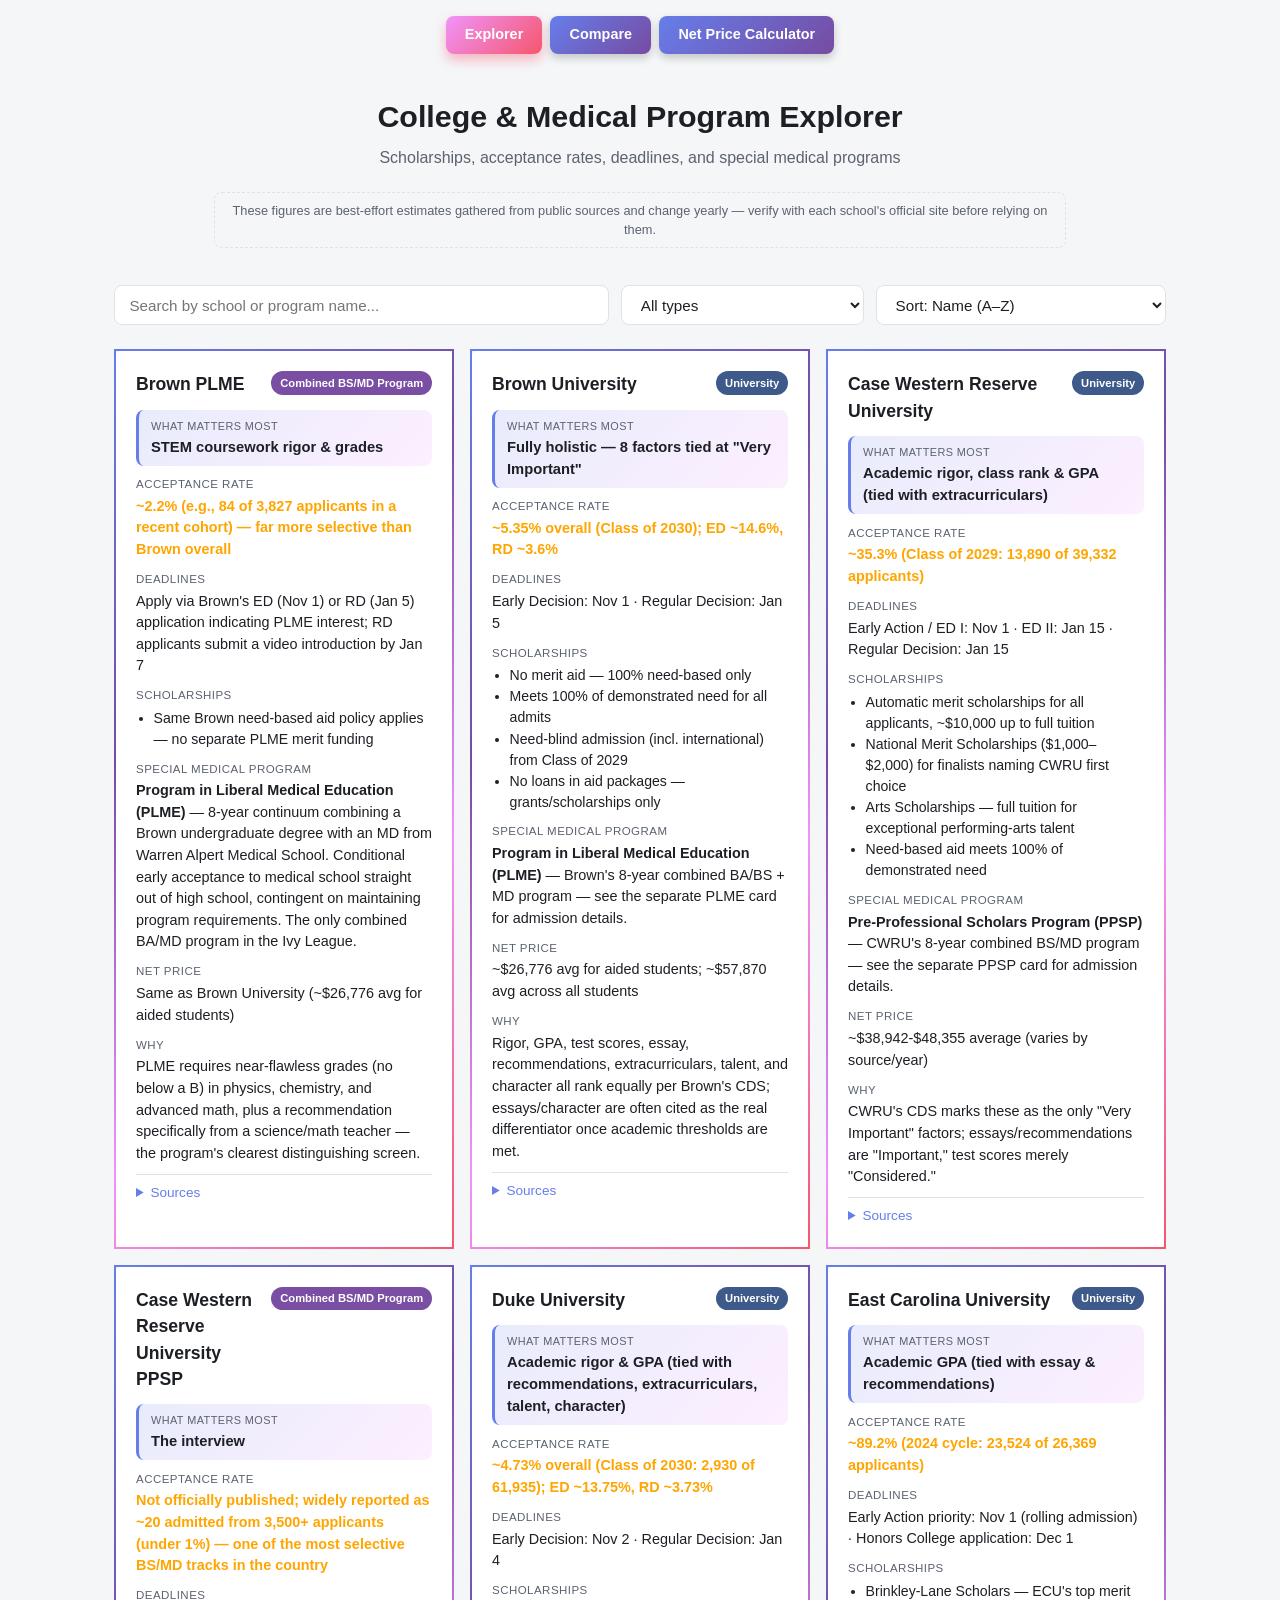
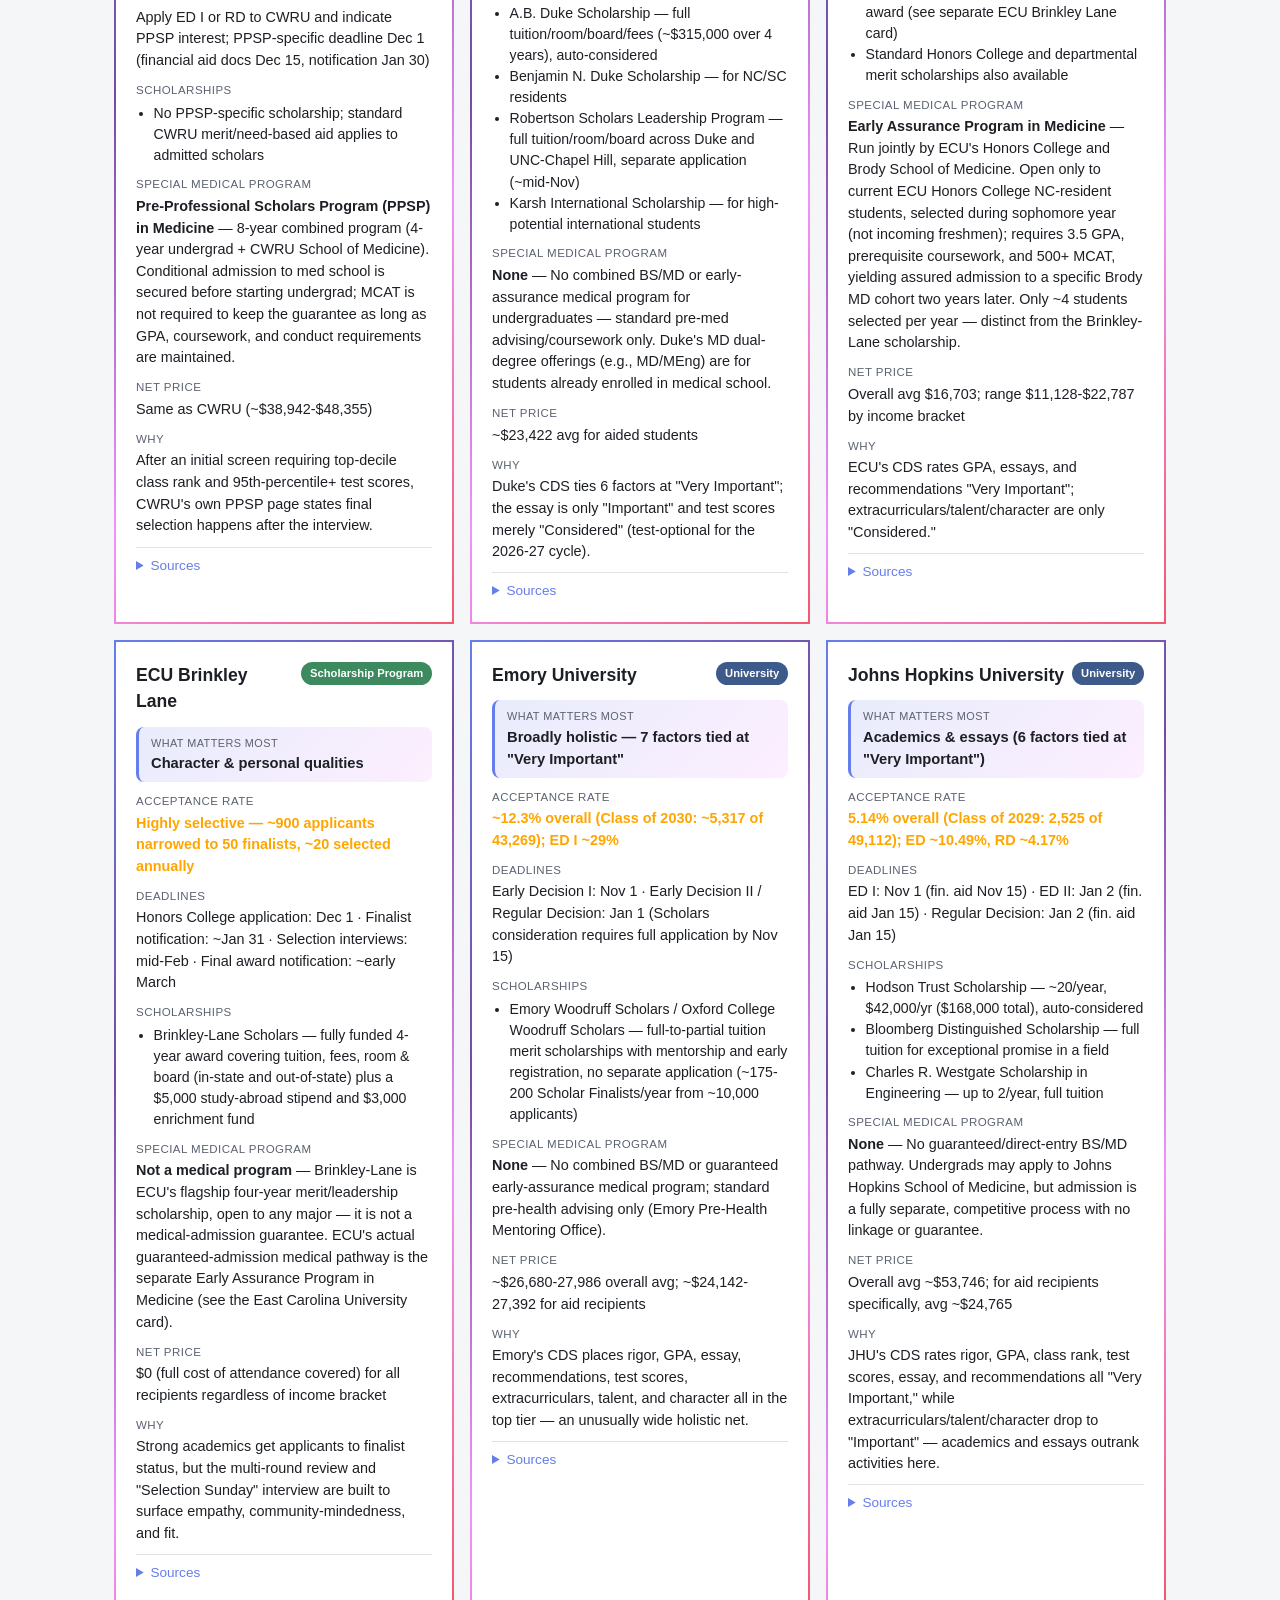
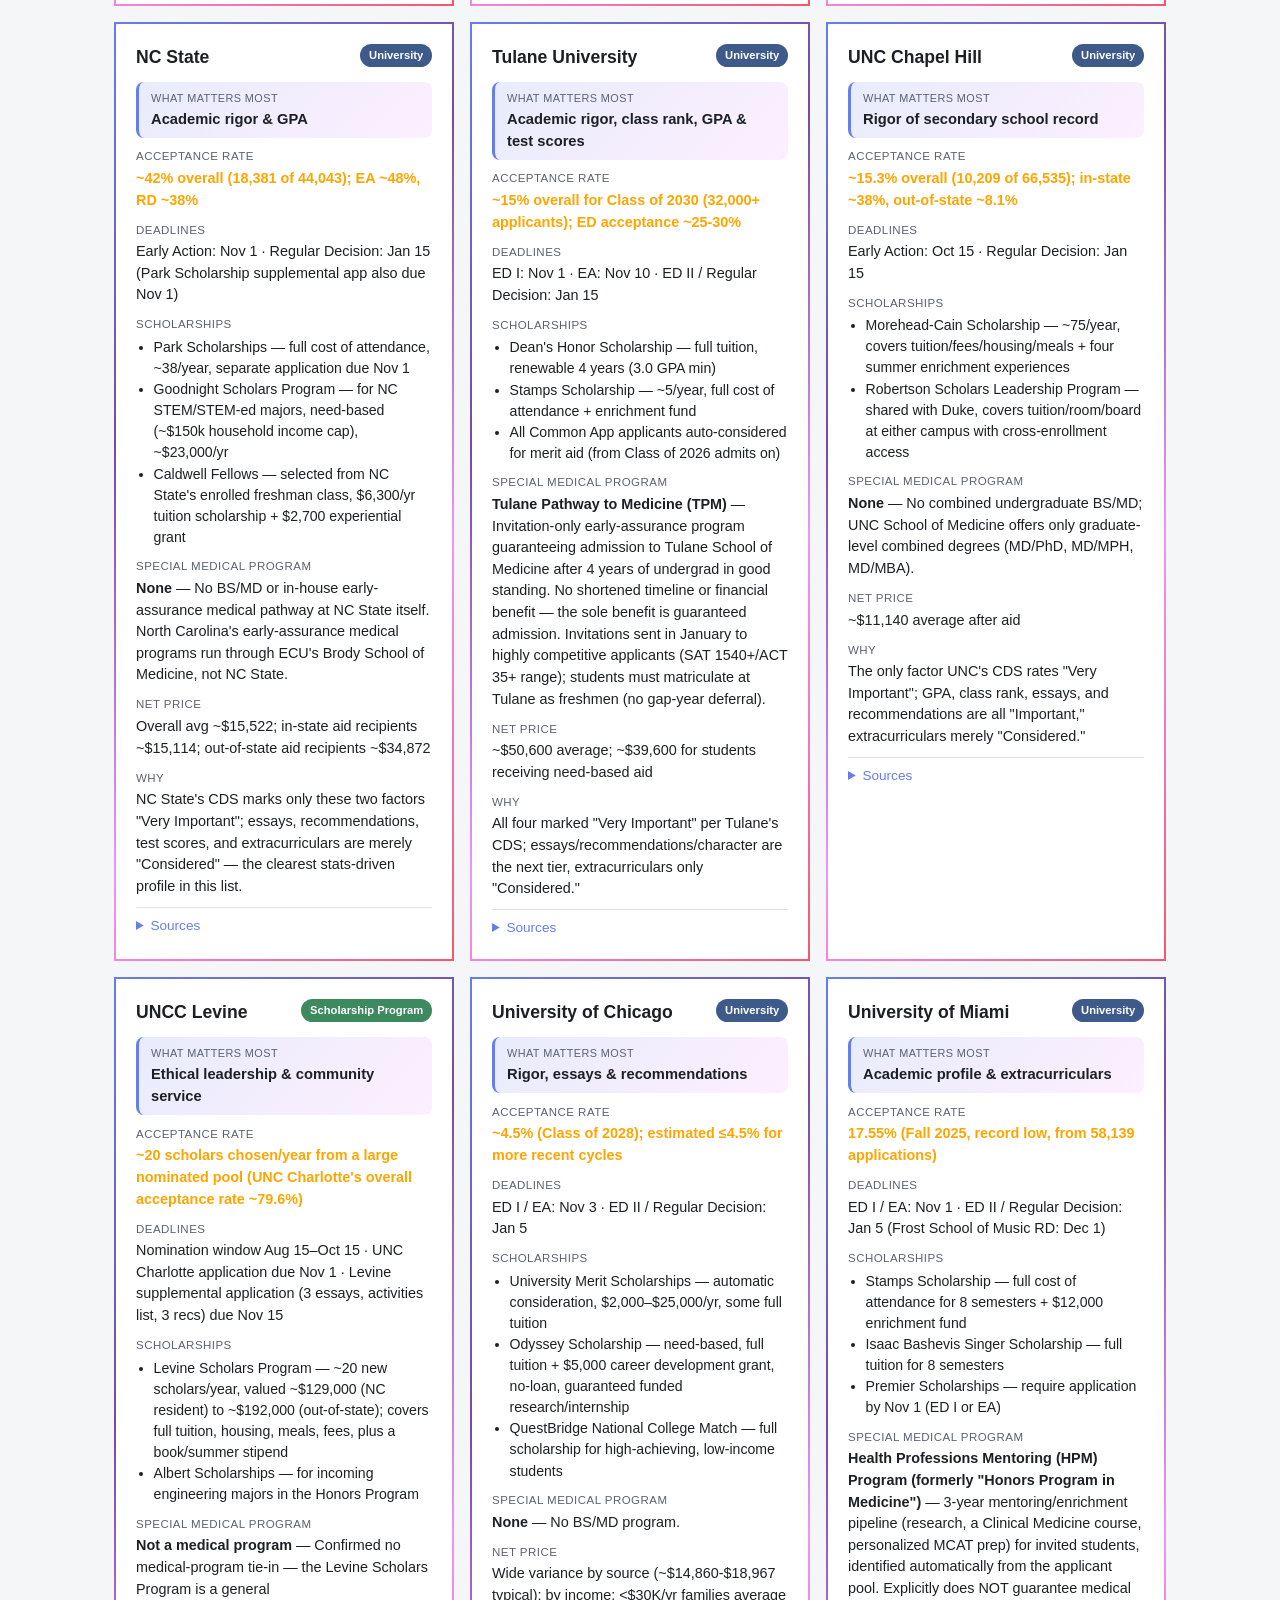
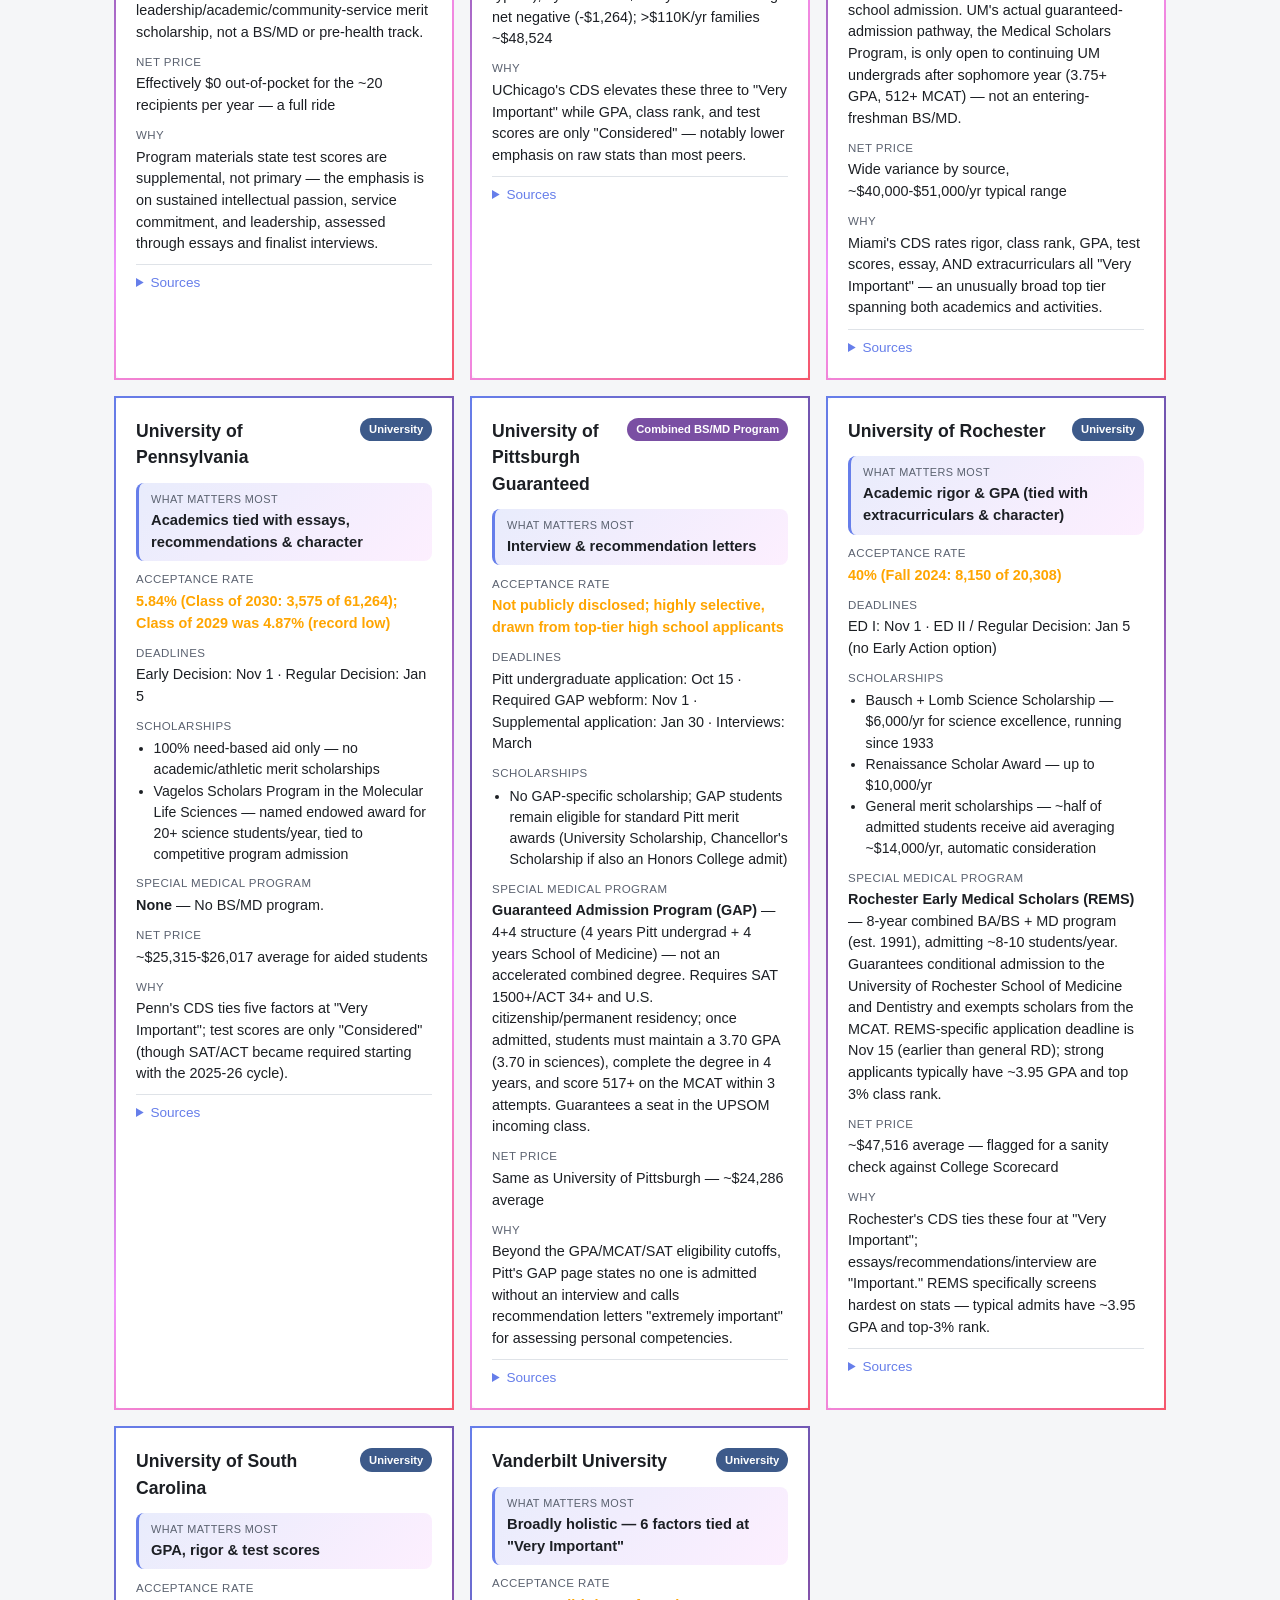
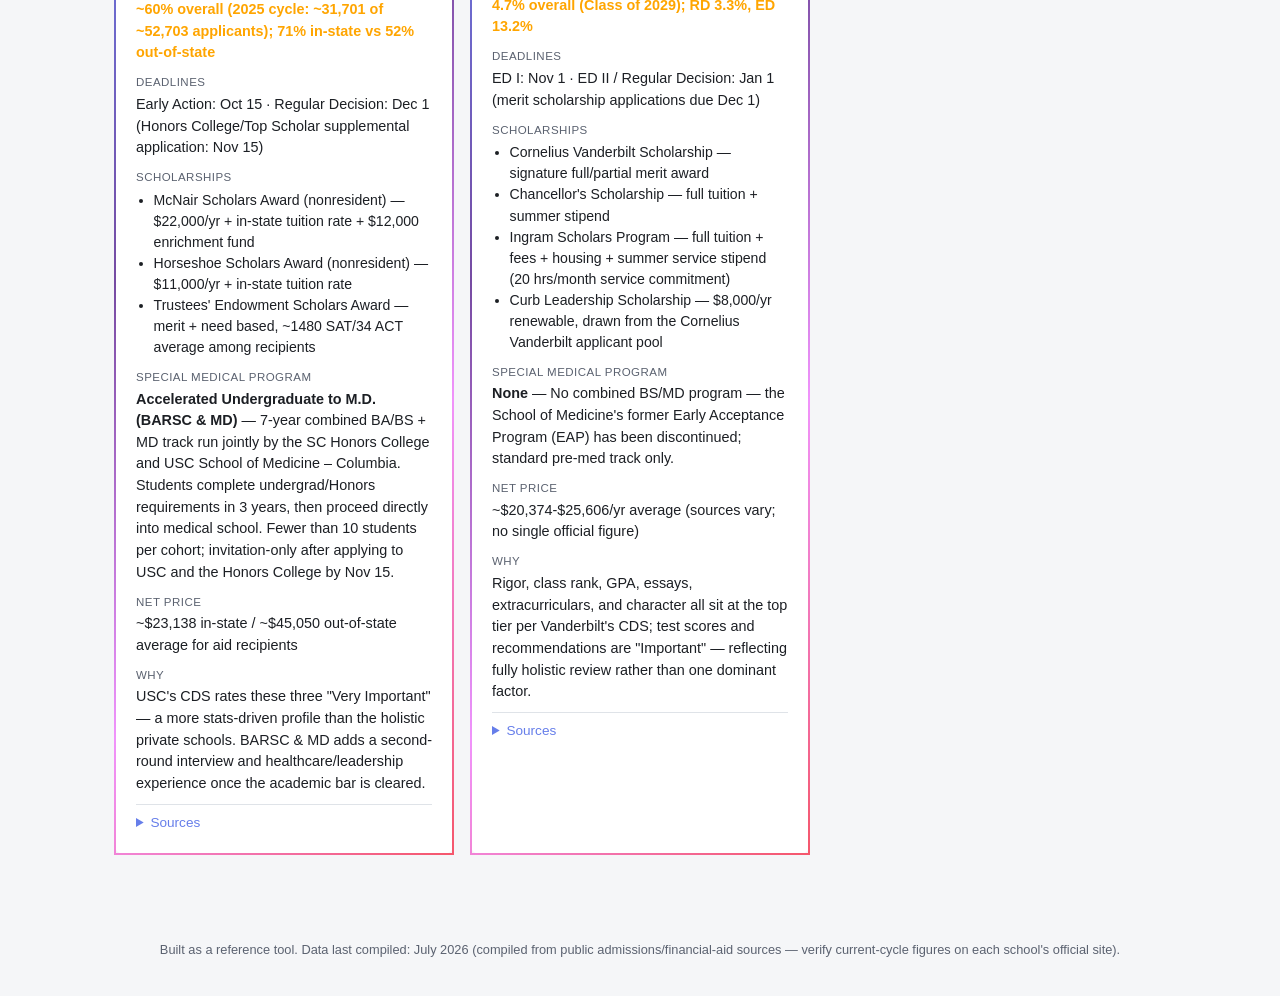
<file: index.html>
<!DOCTYPE html>
<html lang="en">
<head>
<meta charset="UTF-8">
<meta name="viewport" content="width=device-width, initial-scale=1.0">
<title>College &amp; Medical Program Explorer</title>
<link rel="stylesheet" href="style.css">
</head>
<body>
<nav class="site-nav">
  <a href="index.html" class="nav-link active">Explorer</a>
  <a href="compare.html" class="nav-link">Compare</a>
  <a href="npc.html" class="nav-link">Net Price Calculator</a>
</nav>

<header class="site-header">
  <h1>College &amp; Medical Program Explorer</h1>
  <p class="subtitle">Scholarships, acceptance rates, deadlines, and special medical programs</p>
  <p class="disclaimer">These figures are best-effort estimates gathered from public sources and change yearly — verify with each school's official site before relying on them.</p>
</header>

<div class="controls">
  <input type="text" id="search" placeholder="Search by school or program name..." />
  <select id="typeFilter">
    <option value="all">All types</option>
    <option value="University">Universities</option>
    <option value="Combined BS/MD Program">Combined BS/MD Programs</option>
    <option value="Scholarship Program">Scholarship Programs</option>
  </select>
  <select id="sortBy">
    <option value="name">Sort: Name (A–Z)</option>
    <option value="acceptance">Sort: Acceptance Rate (lowest first)</option>
  </select>
</div>

<main id="cardGrid" class="card-grid"></main>

<p id="emptyState" class="empty-state" hidden>No schools match your search.</p>

<footer class="site-footer">
  <p>Built as a reference tool. Data last compiled: <span id="lastUpdated"></span>.</p>
</footer>

<script src="data.js"></script>
<script src="script.js"></script>
</body>
</html>
</file>
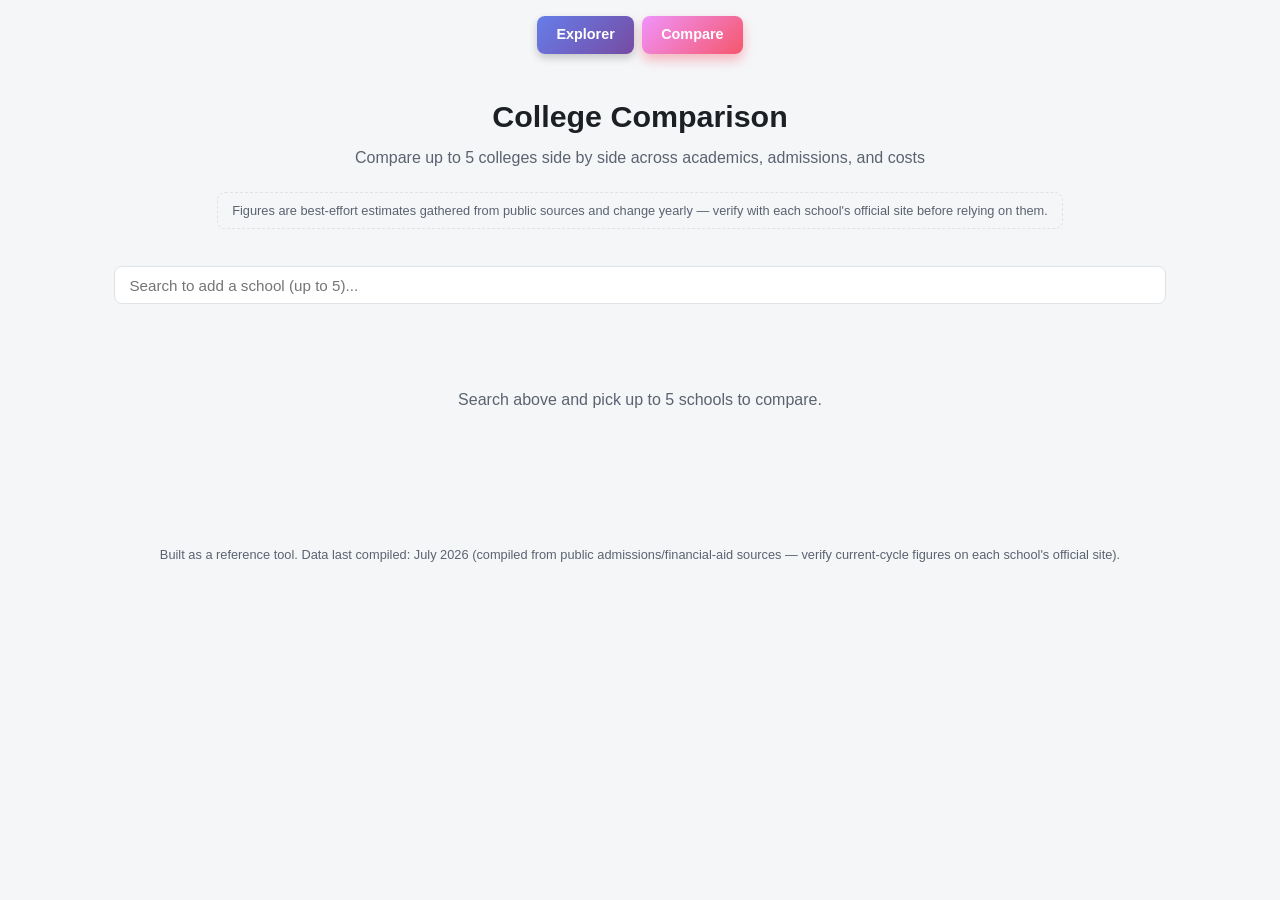
<file: compare.html>
<!DOCTYPE html>
<html lang="en">
<head>
<meta charset="UTF-8">
<meta name="viewport" content="width=device-width, initial-scale=1.0">
<title>College Comparison</title>
<link rel="stylesheet" href="style.css">
</head>
<body>
<nav class="site-nav">
  <a href="index.html" class="nav-link">Explorer</a>
  <a href="compare.html" class="nav-link active">Compare</a>
</nav>

<header class="site-header">
  <h1>College Comparison</h1>
  <p class="subtitle">Compare up to 5 colleges side by side across academics, admissions, and costs</p>
  <p class="disclaimer">Figures are best-effort estimates gathered from public sources and change yearly — verify with each school's official site before relying on them.</p>
</header>

<div class="picker">
  <input type="text" id="pickerSearch" placeholder="Search to add a school (up to 5)..." />
  <div id="pickerResults" class="picker-results" hidden></div>
  <div id="selectedChips" class="selected-chips"></div>
</div>

<main id="compareTableWrap" class="compare-table-wrap">
  <p id="compareEmptyState" class="empty-state">Search above and pick up to 5 schools to compare.</p>
</main>

<footer class="site-footer">
  <p>Built as a reference tool. Data last compiled: <span id="lastUpdated"></span>.</p>
</footer>

<script src="data.js"></script>
<script src="compare.js"></script>
</body>
</html>
</file>
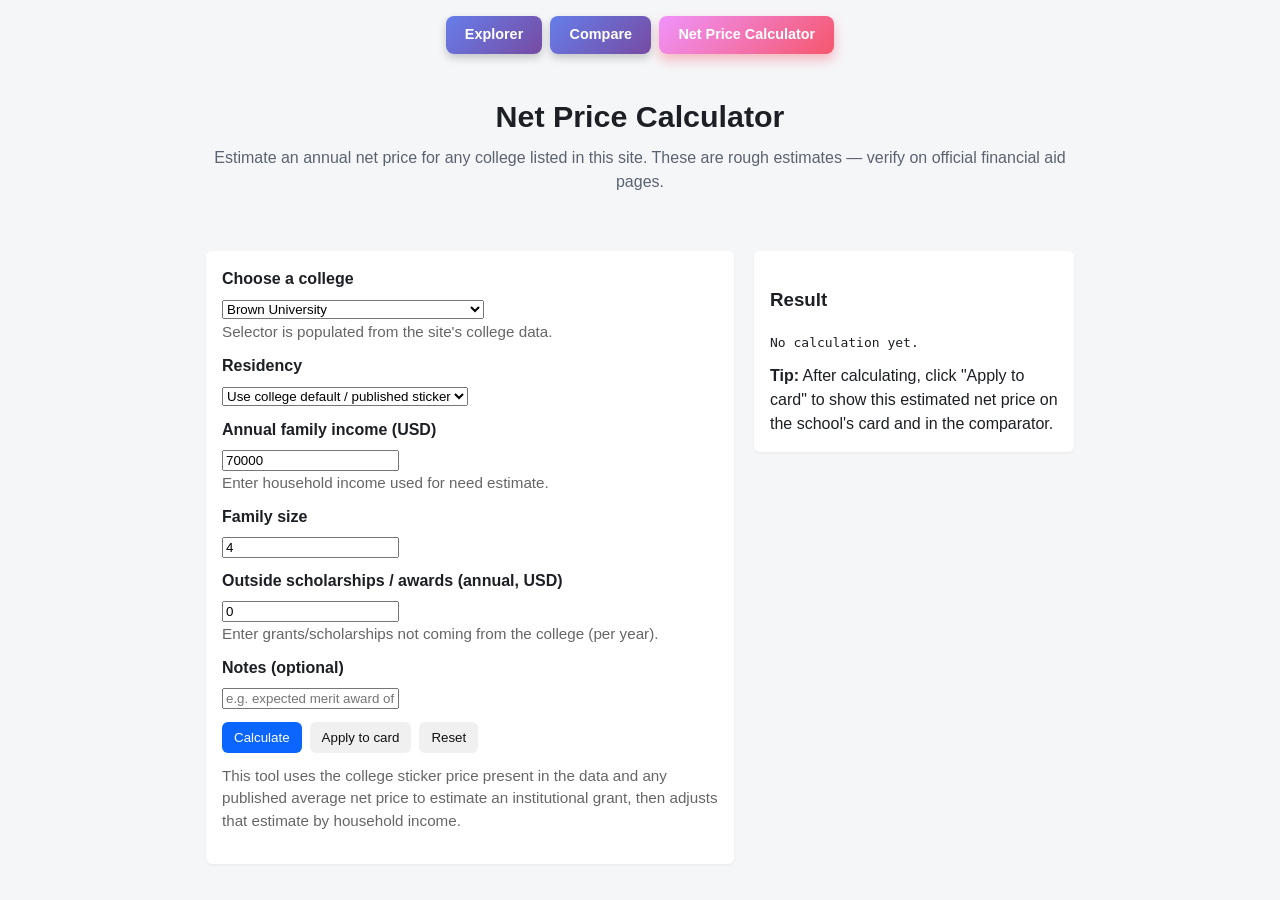
<file: npc.html>
<!doctype html>
<html lang="en">
<head>
  <meta charset="utf-8" />
  <meta name="viewport" content="width=device-width,initial-scale=1" />
  <title>Net Price Calculator</title>
  <link rel="stylesheet" href="style.css" />
  <style>
    /* small page-specific tweaks */
    .npc-wrap { max-width: 900px; margin: 24px auto; padding: 0 16px; }
    .npc-grid { display: grid; grid-template-columns: 1fr 320px; gap: 20px; align-items: start; }
    .npc-panel { background: #fff; padding: 16px; border-radius: 6px; box-shadow: 0 1px 3px rgba(0,0,0,.06); }
    .npc-field { margin-bottom: 10px; }
    .npc-field label { display:block; font-weight:600; margin-bottom:6px; }
    .npc-small { font-size:0.95rem; color:#444; }
    .npc-results { white-space:pre-wrap; font-family:monospace; }
    button.primary { background:#0b66ff; color:#fff; border:0;padding:8px 12px;border-radius:6px; cursor:pointer; }
    button.secondary { background:#f0f0f0; color:#111; border:0;padding:8px 12px;border-radius:6px; cursor:pointer; }
    .muted { color:#666; font-size:0.95rem; }
  </style>
</head>
<body>
  <nav class="site-nav">
    <a href="index.html" class="nav-link">Explorer</a>
    <a href="compare.html" class="nav-link">Compare</a>
    <a href="npc.html" class="nav-link active">Net Price Calculator</a>
  </nav>

  <header class="site-header">
    <h1>Net Price Calculator</h1>
    <p class="subtitle">Estimate an annual net price for any college listed in this site. These are rough estimates — verify on official financial aid pages.</p>
  </header>

  <div class="npc-wrap">
    <div class="npc-grid">
      <div class="npc-panel">
        <div class="npc-field">
          <label for="collegeSelect">Choose a college</label>
          <select id="collegeSelect"></select>
          <div class="muted">Selector is populated from the site's college data.</div>
        </div>

        <div class="npc-field">
          <label for="residency">Residency</label>
          <select id="residency">
            <option value="default">Use college default / published sticker</option>
            <option value="in-state">In-state</option>
            <option value="out-of-state">Out-of-state</option>
          </select>
        </div>

        <div class="npc-field">
          <label for="income">Annual family income (USD)</label>
          <input id="income" type="number" min="0" value="70000" />
          <div class="muted">Enter household income used for need estimate.</div>
        </div>

        <div class="npc-field">
          <label for="familySize">Family size</label>
          <input id="familySize" type="number" min="1" value="4" />
        </div>

        <div class="npc-field">
          <label for="outsideScholarships">Outside scholarships / awards (annual, USD)</label>
          <input id="outsideScholarships" type="number" min="0" value="0" />
          <div class="muted">Enter grants/scholarships not coming from the college (per year).</div>
        </div>

        <div class="npc-field">
          <label for="notes">Notes (optional)</label>
          <input id="notes" type="text" placeholder="e.g. expected merit award of $5,000" />
        </div>

        <div style="display:flex;gap:8px;margin-top:12px;">
          <button id="calcBtn" class="primary">Calculate</button>
          <button id="applyBtn" class="secondary" title="Attach result to the college card (in-memory)">Apply to card</button>
          <button id="resetBtn" class="secondary">Reset</button>
        </div>

        <p class="muted" style="margin-top:12px;">
          This tool uses the college sticker price present in the data and any published average net price to estimate an institutional grant, then adjusts that estimate by household income.
        </p>
      </div>

      <aside class="npc-panel">
        <h3>Result</h3>
        <div id="resultSummary" class="npc-results">No calculation yet.</div>
        <div style="margin-top:12px;">
          <strong>Tip:</strong> After calculating, click "Apply to card" to show this estimated net price on the school's card and in the comparator.
        </div>
      </aside>
    </div>
  </div>

  <script src="data.js"></script>
  <script src="npc.js"></script>
</body>
</html>
</file>
<file: style.css>
:root {
  --bg: #0f1115;
  --surface: #1a1d24;
  --surface-hover: #21252e;
  --border: #2c313c;
  --text: #e8eaed;
  --text-dim: #9aa0aa;
  --accent: #6ea8fe;
  --accent-dim: #3d5a8a;
  --tag-university: #3d5a8a;
  --tag-program: #7a4fa3;
  --tag-scholarship: #3d8a5f;
}

@media (prefers-color-scheme: light) {
  :root {
    --bg: #f5f6f8;
    --surface: #ffffff;
    --surface-hover: #eef1f5;
    --border: #dfe3e8;
    --text: #1c1f24;
    --text-dim: #5b6270;
    --accent: #2a5db0;
    --accent-dim: #cfe0fb;
  }
}

:root[data-theme="dark"] {
  --bg: #0f1115;
  --surface: #1a1d24;
  --surface-hover: #21252e;
  --border: #2c313c;
  --text: #e8eaed;
  --text-dim: #9aa0aa;
  --accent: #6ea8fe;
  --accent-dim: #3d5a8a;
}

:root[data-theme="light"] {
  --bg: #f5f6f8;
  --surface: #ffffff;
  --surface-hover: #eef1f5;
  --border: #dfe3e8;
  --text: #1c1f24;
  --text-dim: #5b6270;
  --accent: #2a5db0;
  --accent-dim: #cfe0fb;
}

* { box-sizing: border-box; }

body {
  margin: 0;
  font-family: -apple-system, BlinkMacSystemFont, "Segoe UI", Roboto, Helvetica, Arial, sans-serif;
  background: var(--bg);
  color: var(--text);
  line-height: 1.5;
}

.site-nav {
  display: flex;
  justify-content: center;
  gap: 0.5rem;
  padding: 1rem 1.5rem 0;
}

.nav-link {
  color: #fff;
  text-decoration: none;
  font-size: 0.9rem;
  font-weight: 600;
  padding: 0.5rem 1.2rem;
  border-radius: 8px;
  border: none;
  background: linear-gradient(135deg, #667eea 0%, #764ba2 100%);
  transition: all 0.3s ease;
  box-shadow: 0 4px 8px rgba(0, 0, 0, 0.2);
  cursor: pointer;
}

.nav-link:hover {
  background: linear-gradient(135deg, #764ba2 0%, #667eea 100%);
  transform: translateY(-2px);
  box-shadow: 0 6px 12px rgba(102, 126, 234, 0.4);
}

.nav-link.active {
  background: linear-gradient(135deg, #f093fb 0%, #f5576c 100%);
  box-shadow: 0 6px 12px rgba(245, 87, 108, 0.4);
}

.nav-link.active:hover {
  background: linear-gradient(135deg, #f5576c 0%, #f093fb 100%);
  transform: translateY(-2px);
}

.site-header {
  padding: 2.5rem 1.5rem 1.5rem;
  text-align: center;
  max-width: 900px;
  margin: 0 auto;
}

.site-header h1 {
  margin: 0 0 0.4rem;
  font-size: 1.9rem;
}

.subtitle {
  margin: 0 0 0.6rem;
  color: var(--text-dim);
}

.disclaimer {
  font-size: 0.8rem;
  color: var(--text-dim);
  border: 1px dashed var(--border);
  border-radius: 8px;
  padding: 0.5rem 0.9rem;
  display: inline-block;
}

.controls {
  max-width: 1100px;
  margin: 0 auto 1.5rem;
  padding: 0 1.5rem;
  display: flex;
  gap: 0.75rem;
  flex-wrap: wrap;
}

.controls input,
.controls select {
  background: var(--surface);
  color: var(--text);
  border: 1px solid var(--border);
  border-radius: 8px;
  padding: 0.6rem 0.9rem;
  font-size: 0.95rem;
}

#search {
  flex: 1 1 260px;
}

.controls select {
  flex: 0 1 220px;
}

.card-grid {
  max-width: 1100px;
  margin: 0 auto;
  padding: 0 1.5rem 3rem;
  display: grid;
  grid-template-columns: repeat(auto-fill, minmax(320px, 1fr));
  gap: 1rem;
}

.card {
  background: var(--surface);
  border: 2px solid;
  border-image: linear-gradient(135deg, #667eea, #764ba2, #f093fb, #f5576c) 1;
  border-radius: 12px;
  padding: 1.25rem;
  transition: all 0.3s ease;
  position: relative;
  overflow: hidden;
}

.card::before {
  content: '';
  position: absolute;
  top: 0;
  left: 0;
  right: 0;
  height: 3px;
  background: linear-gradient(90deg, #667eea, #764ba2, #f093fb, #f5576c);
  opacity: 0;
  transition: opacity 0.3s ease;
}

.card:hover {
  background: var(--surface-hover);
  transform: translateY(-3px);
  box-shadow: 0 8px 16px rgba(102, 126, 234, 0.2);
}

.card:hover::before {
  opacity: 1;
}

.card-top {
  display: flex;
  justify-content: space-between;
  align-items: flex-start;
  gap: 0.5rem;
  margin-bottom: 0.5rem;
}

.card h2 {
  font-size: 1.1rem;
  margin: 0;
}

.tag {
  font-size: 0.7rem;
  font-weight: 600;
  padding: 0.2rem 0.55rem;
  border-radius: 999px;
  white-space: nowrap;
  color: #fff;
}

.tag.university { background: var(--tag-university); }
.tag.combined-bs-md-program { background: var(--tag-program); }
.tag.scholarship-program { background: var(--tag-scholarship); }

.top-factor {
  margin-top: 0.75rem;
  padding: 0.5rem 0.75rem;
  border-radius: 8px;
  background: linear-gradient(135deg, rgba(102, 126, 234, 0.15), rgba(240, 147, 251, 0.15));
  border-left: 3px solid #667eea;
  display: flex;
  flex-direction: column;
  gap: 0.1rem;
}

.top-factor-label {
  font-size: 0.68rem;
  text-transform: uppercase;
  letter-spacing: 0.04em;
  color: var(--text-dim);
}

.top-factor-value {
  font-size: 0.92rem;
  font-weight: 700;
  color: var(--text);
}

.card .field {
  margin-top: 0.65rem;
}

.card .field-label {
  font-size: 0.72rem;
  text-transform: uppercase;
  letter-spacing: 0.04em;
  color: var(--text-dim);
  margin-bottom: 0.15rem;
}

.card .field-value {
  font-size: 0.9rem;
}

.card .acceptance-rate {
  font-weight: 700;
  color: #ffa500;
}

.card ul {
  margin: 0.2rem 0 0;
  padding-left: 1.1rem;
  font-size: 0.88rem;
}

.card details {
  margin-top: 0.6rem;
  border-top: 1px solid var(--border);
  padding-top: 0.5rem;
}

.card summary {
  cursor: pointer;
  font-size: 0.85rem;
  color: #667eea;
}

.source-links {
  margin-top: 0.5rem;
  font-size: 0.75rem;
}

.source-links a {
  color: var(--text-dim);
  margin-right: 0.5rem;
}

.empty-state {
  text-align: center;
  color: var(--text-dim);
  padding: 2rem;
}

.site-footer {
  text-align: center;
  color: var(--text-dim);
  font-size: 0.8rem;
  padding: 1.5rem;
}

.picker {
  max-width: 1100px;
  margin: 0 auto 1.5rem;
  padding: 0 1.5rem;
  position: relative;
}

.picker input {
  width: 100%;
  background: var(--surface);
  color: var(--text);
  border: 1px solid var(--border);
  border-radius: 8px;
  padding: 0.6rem 0.9rem;
  font-size: 0.95rem;
}

.picker-results {
  position: absolute;
  left: 1.5rem;
  right: 1.5rem;
  top: calc(100% - 0.25rem);
  background: var(--surface);
  border: 1px solid var(--border);
  border-radius: 8px;
  max-height: 260px;
  overflow-y: auto;
  z-index: 10;
  box-shadow: 0 8px 24px rgba(0, 0, 0, 0.25);
}

.picker-item {
  padding: 0.55rem 0.9rem;
  cursor: pointer;
  font-size: 0.9rem;
}

.picker-item:hover {
  background: var(--surface-hover);
}

.picker-item-empty {
  color: var(--text-dim);
  cursor: default;
}

.selected-chips {
  display: flex;
  flex-wrap: wrap;
  gap: 0.5rem;
  margin-top: 0.75rem;
}

.chip {
  display: inline-flex;
  align-items: center;
  gap: 0.4rem;
  background: linear-gradient(135deg, rgba(102, 126, 234, 0.25), rgba(240, 147, 251, 0.25));
  color: var(--text);
  border-radius: 999px;
  padding: 0.35rem 0.5rem 0.35rem 0.9rem;
  font-size: 0.85rem;
  font-weight: 600;
  border: 1px solid rgba(102, 126, 234, 0.4);
}

.chip-remove {
  background: none;
  border: none;
  color: inherit;
  font-size: 1rem;
  line-height: 1;
  cursor: pointer;
  padding: 0.1rem 0.35rem;
  border-radius: 999px;
}

.chip-remove:hover {
  background: rgba(0, 0, 0, 0.15);
}

.compare-table-wrap {
  max-width: 1300px;
  margin: 0 auto;
  padding: 0 1.5rem 3rem;
  overflow-x: auto;
}

.compare-table {
  border-collapse: collapse;
  width: 100%;
  min-width: 640px;
  background: var(--surface);
  border: 1px solid var(--border);
  border-radius: 12px;
  overflow: hidden;
}

.compare-table th,
.compare-table td {
  border: 1px solid var(--border);
  padding: 0.65rem 0.85rem;
  font-size: 0.87rem;
  text-align: left;
  vertical-align: top;
}

.compare-table thead th {
  background: linear-gradient(135deg, rgba(102, 126, 234, 0.1), rgba(240, 147, 251, 0.1));
  font-size: 0.95rem;
  min-width: 200px;
}

.compare-table .row-label-col {
  font-weight: 600;
  color: var(--text-dim);
  white-space: nowrap;
  background: var(--surface-hover);
}

.compare-table .section-row td {
  background: linear-gradient(135deg, rgba(102, 126, 234, 0.15), rgba(240, 147, 251, 0.15));
  font-weight: 700;
  text-transform: uppercase;
  letter-spacing: 0.04em;
  font-size: 0.72rem;
}
</file>
